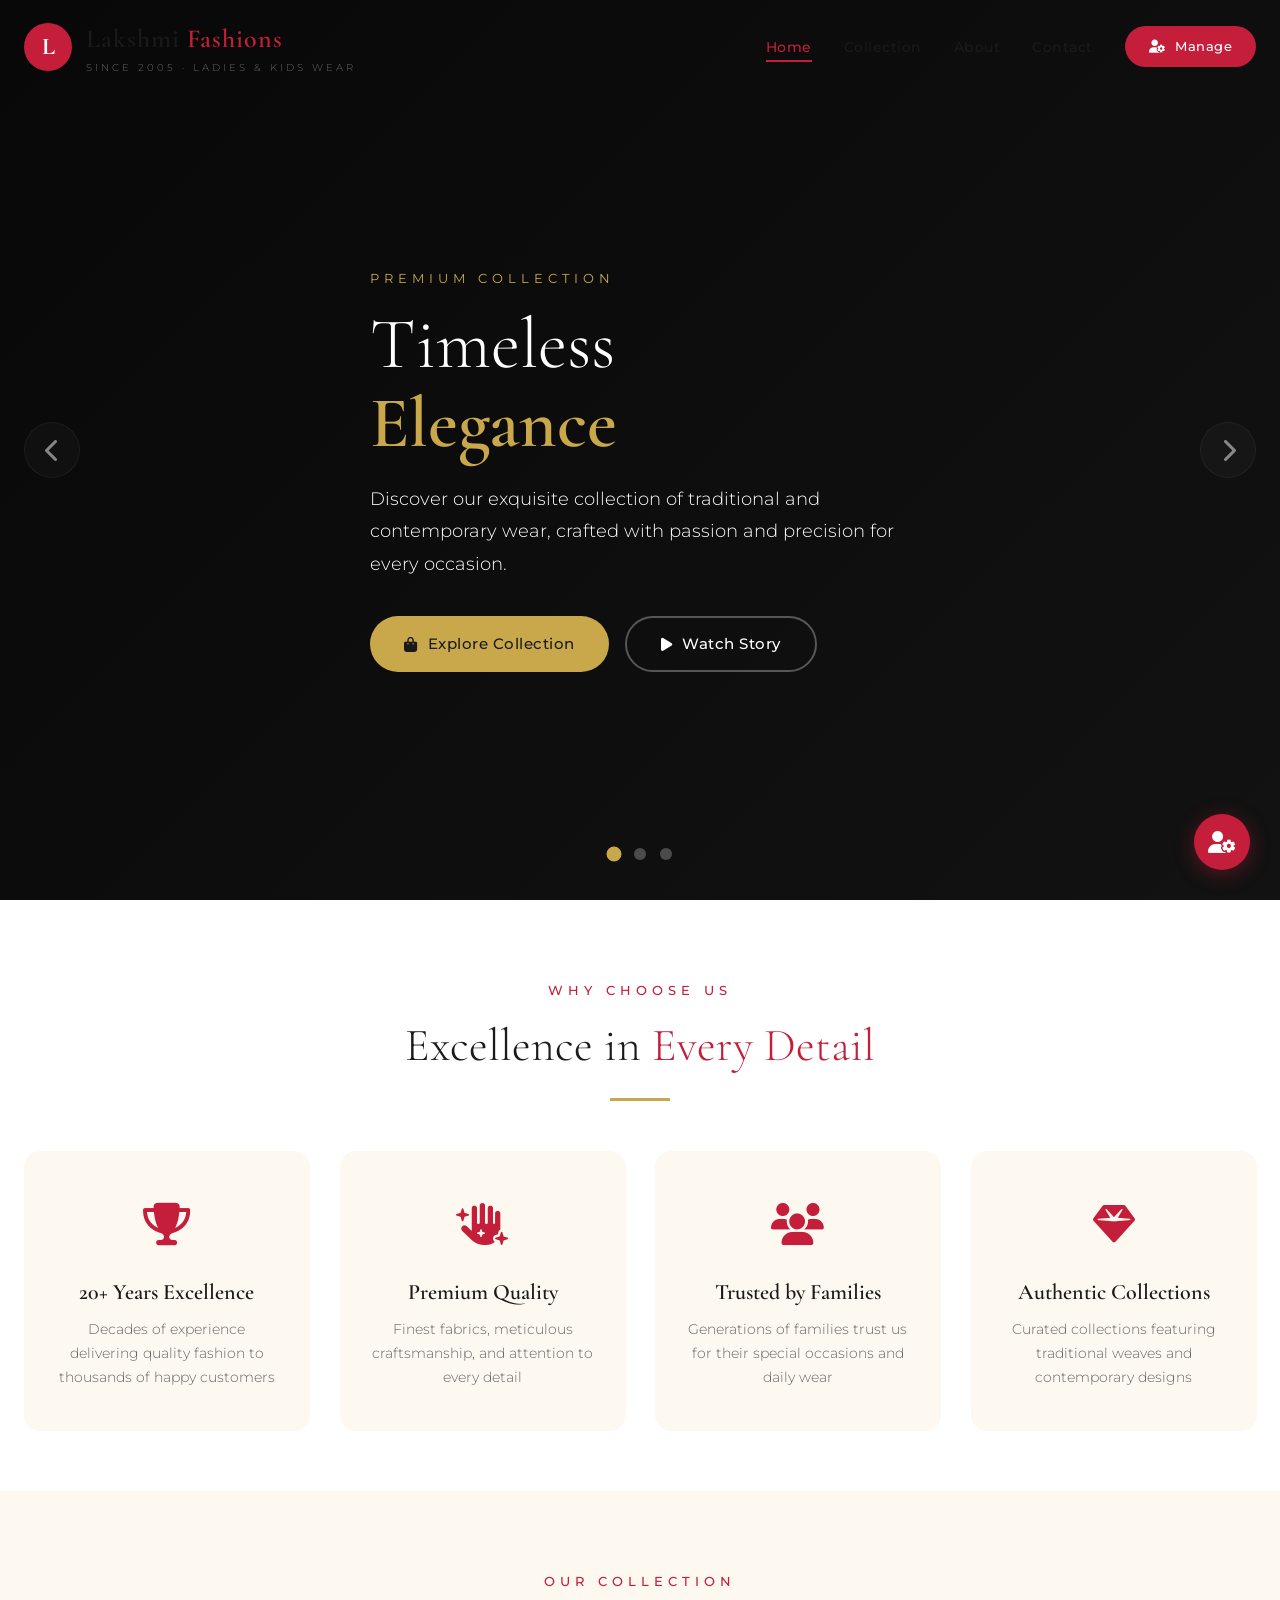
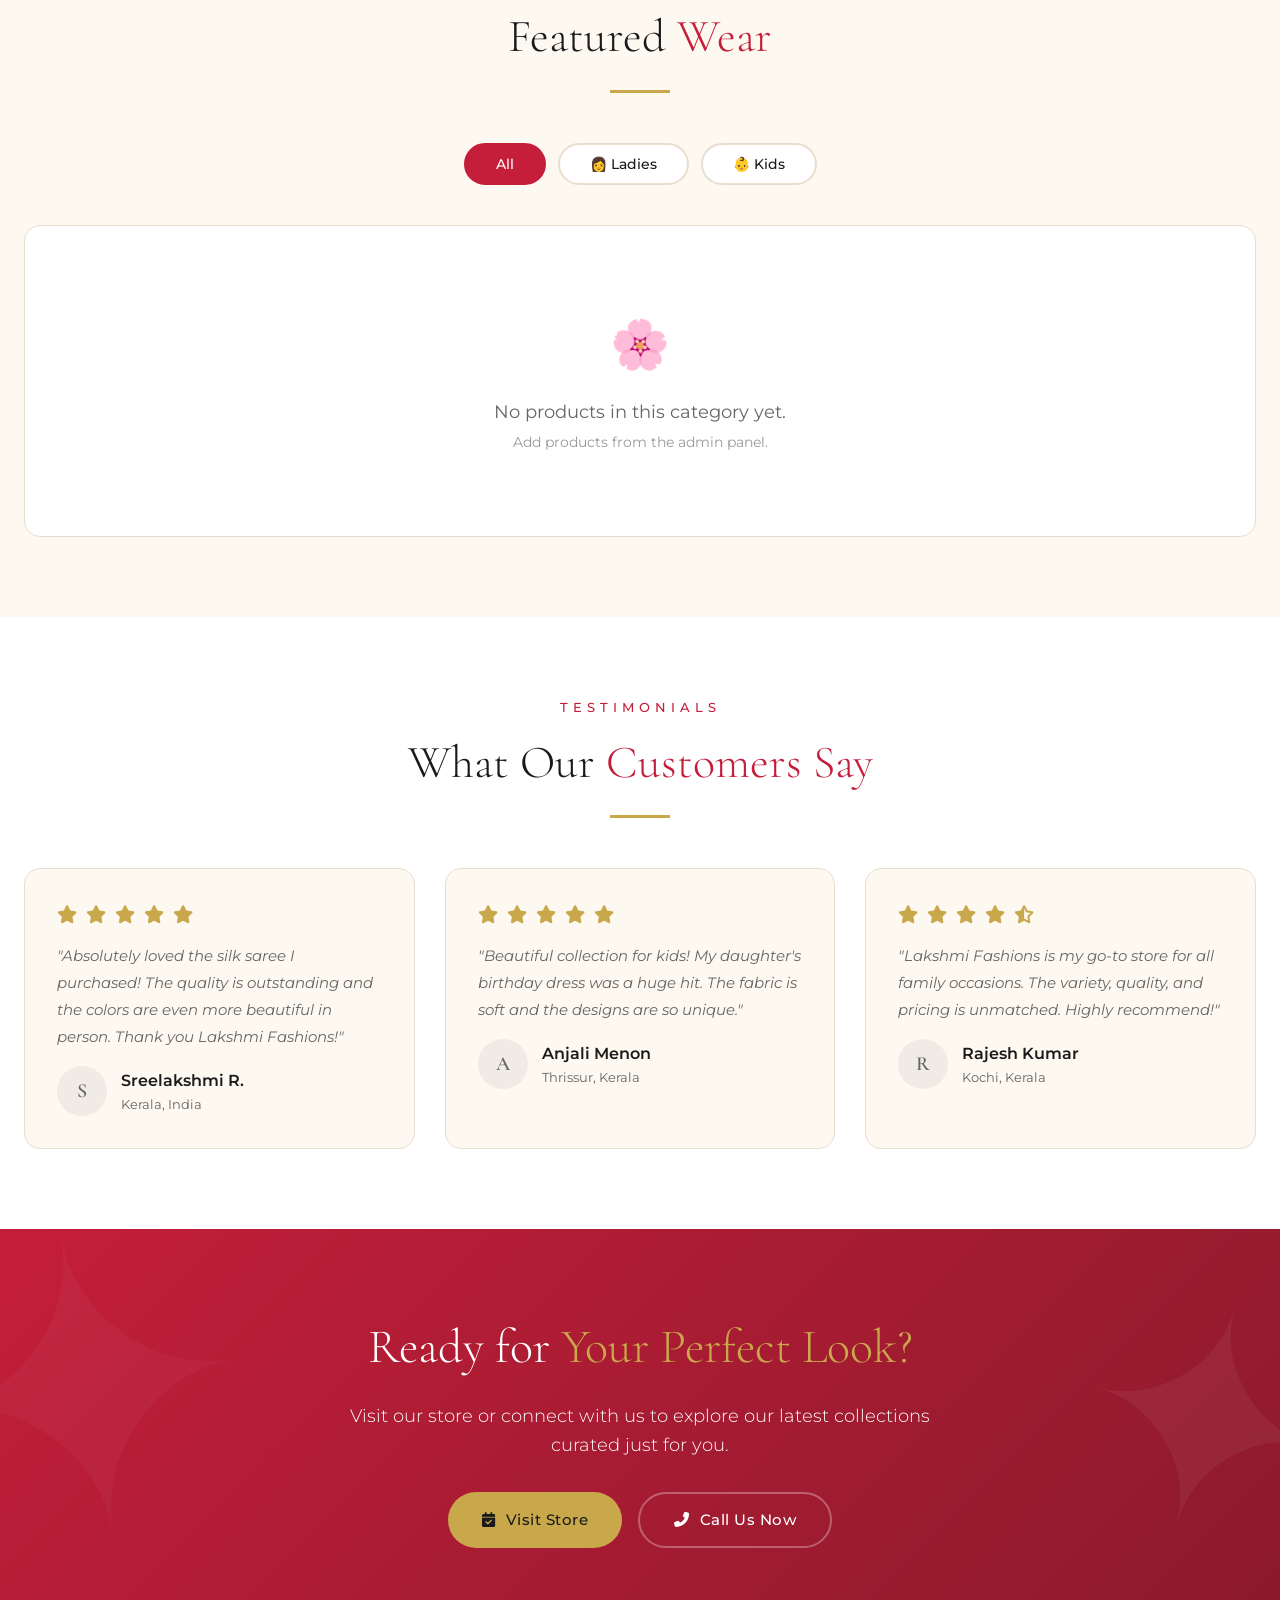
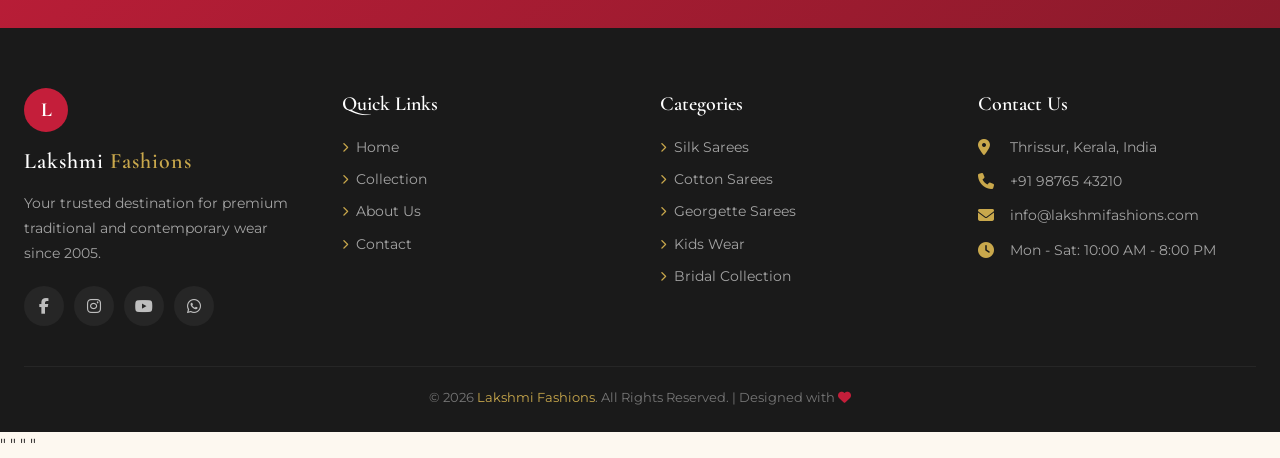
<file: index.html>
<!DOCTYPE html>
<html lang="en">

<head>
    <meta charset="UTF-8">
    <meta name="viewport" content="width=device-width, initial-scale=1.0, maximum-scale=1.0, user-scalable=yes">
    <title>Lakshmi Fashions - Premium Ladies & Kids Wear</title>
    <meta name="description" content="Lakshmi Fashions - Premium traditional and contemporary wear for ladies and kids. Silk sarees, cotton sarees, designer wear since 2005.">

    <!-- Google Fonts -->
    <link rel="preconnect" href="https://fonts.googleapis.com">
    <link rel="preconnect" href="https://fonts.gstatic.com" crossorigin>
    <link href="https://fonts.googleapis.com/css2?family=Cormorant+Garamond:wght@300;400;500;600;700&family=Montserrat:wght@300;400;500;600;700;800;900&display=swap" rel="stylesheet">

    <!-- Font Awesome -->
    <link rel="stylesheet" href="https://cdnjs.cloudflare.com/ajax/libs/font-awesome/6.4.2/css/all.min.css">

    <!-- AOS Animation -->
    <link href="https://unpkg.com/aos@2.3.1/dist/aos.css" rel="stylesheet">

    <style>
        /* ===== RESET & BASE ===== */
        * {
            margin: 0;
            padding: 0;
            box-sizing: border-box;
        }

        :root {
            --primary: #C41E3A;
            --primary-dark: #8B1A2B;
            --gold: #C9A84C;
            --gold-light: #E8D5A3;
            --cream: #FDF8F0;
            --white: #FFFFFF;
            --black: #1A1A1A;
            --gray: #666666;
            --light-gray: #F0EBE4;
            --border: #E8DDD0;
            --shadow: 0 10px 40px rgba(0,0,0,0.08);
            --shadow-hover: 0 20px 60px rgba(196,30,58,0.15);
            --transition: all 0.4s cubic-bezier(0.25, 0.46, 0.45, 0.94);
        }

        html {
            scroll-behavior: smooth;
        }

        body {
            font-family: 'Montserrat', sans-serif;
            background: var(--cream);
            color: var(--black);
            overflow-x: hidden;
            line-height: 1.6;
        }

        .container {
            max-width: 1300px;
            margin: 0 auto;
            padding: 0 24px;
        }

        /* ===== PRELOADER ===== */
        .preloader {
            position: fixed;
            top: 0;
            left: 0;
            width: 100%;
            height: 100%;
            background: var(--cream);
            display: flex;
            align-items: center;
            justify-content: center;
            z-index: 9999;
            transition: opacity 0.8s ease, visibility 0.8s ease;
        }

        .preloader.hidden {
            opacity: 0;
            visibility: hidden;
        }

        .loader {
            width: 70px;
            height: 70px;
            border: 3px solid var(--border);
            border-top: 3px solid var(--primary);
            border-radius: 50%;
            animation: spin 1s linear infinite;
        }

        .loader-text {
            position: absolute;
            font-family: 'Cormorant Garamond', serif;
            font-size: 18px;
            color: var(--primary);
            letter-spacing: 4px;
            margin-top: 100px;
        }

        @keyframes spin {
            0% { transform: rotate(0deg); }
            100% { transform: rotate(360deg); }
        }

        /* ===== NAVIGATION ===== */
        .navbar {
            position: fixed;
            top: 0;
            left: 0;
            width: 100%;
            z-index: 1000;
            padding: 18px 0;
            transition: var(--transition);
            background: transparent;
        }

        .navbar.scrolled {
            background: rgba(255, 255, 255, 0.97);
            backdrop-filter: blur(12px);
            box-shadow: 0 2px 40px rgba(0,0,0,0.06);
            padding: 12px 0;
        }

        .navbar .container {
            display: flex;
            justify-content: space-between;
            align-items: center;
        }

        .logo {
            display: flex;
            align-items: center;
            gap: 14px;
            text-decoration: none;
            cursor: pointer;
        }

        .logo-icon {
            width: 48px;
            height: 48px;
            background: var(--primary);
            border-radius: 50%;
            display: flex;
            align-items: center;
            justify-content: center;
            color: var(--white);
            font-size: 24px;
            font-family: 'Cormorant Garamond', serif;
            font-weight: 700;
        }

        .logo-text {
            font-family: 'Cormorant Garamond', serif;
            font-weight: 600;
            font-size: 26px;
            color: var(--black);
            letter-spacing: 1px;
        }

        .logo-text span {
            color: var(--primary);
        }

        .logo-sub {
            font-size: 10px;
            letter-spacing: 3px;
            text-transform: uppercase;
            color: var(--gray);
            display: block;
            font-weight: 300;
        }

        .nav-menu {
            display: flex;
            align-items: center;
            gap: 32px;
        }

        .nav-link {
            color: var(--black);
            text-decoration: none;
            font-size: 14px;
            font-weight: 500;
            transition: var(--transition);
            position: relative;
            letter-spacing: 0.5px;
        }

        .nav-link::after {
            content: '';
            position: absolute;
            bottom: -4px;
            left: 0;
            width: 0;
            height: 2px;
            background: var(--primary);
            transition: var(--transition);
        }

        .nav-link:hover::after,
        .nav-link.active::after {
            width: 100%;
        }

        .nav-link:hover {
            color: var(--primary);
        }

        .nav-link.active {
            color: var(--primary);
        }

        .menu-btn {
            display: none;
            background: none;
            border: none;
            font-size: 28px;
            color: var(--black);
            cursor: pointer;
            padding: 8px;
            transition: var(--transition);
        }

        .menu-btn:hover {
            color: var(--primary);
        }

        .menu-overlay {
            display: none;
            position: fixed;
            top: 0;
            left: 0;
            width: 100%;
            height: 100%;
            background: rgba(0,0,0,0.5);
            z-index: 999;
        }

        .menu-overlay.active {
            display: block;
        }

        /* ===== HERO ===== */
        .hero {
            position: relative;
            min-height: 100vh;
            display: flex;
            align-items: center;
            background: var(--black);
            overflow: hidden;
        }

        .hero-slider {
            position: absolute;
            top: 0;
            left: 0;
            width: 100%;
            height: 100%;
        }

        .hero-slide {
            position: absolute;
            top: 0;
            left: 0;
            width: 100%;
            height: 100%;
            background-size: cover;
            background-position: center;
            opacity: 0;
            transition: opacity 1.5s ease;
            z-index: 1;
        }

        .hero-slide.active {
            opacity: 1;
            z-index: 2;
        }

        .hero-slide::after {
            content: '';
            position: absolute;
            top: 0;
            left: 0;
            width: 100%;
            height: 100%;
            background: linear-gradient(135deg, rgba(0,0,0,0.7) 0%, rgba(0,0,0,0.3) 100%);
        }

        .hero-arrow {
            position: absolute;
            top: 50%;
            transform: translateY(-50%);
            z-index: 10;
            color: var(--white);
            font-size: 24px;
            cursor: pointer;
            padding: 18px 14px;
            transition: var(--transition);
            opacity: 0.5;
            background: rgba(255,255,255,0.05);
            border-radius: 50%;
            width: 56px;
            height: 56px;
            display: flex;
            align-items: center;
            justify-content: center;
            border: 1px solid rgba(255,255,255,0.1);
        }

        .hero-arrow:hover {
            opacity: 1;
            background: rgba(255,255,255,0.12);
            transform: translateY(-50%) scale(1.05);
        }

        .hero-arrow.left {
            left: 24px;
        }

        .hero-arrow.right {
            right: 24px;
        }

        .hero-content {
            position: relative;
            z-index: 5;
            max-width: 750px;
            padding: 140px 0 100px;
            color: var(--white);
        }

        .hero-subtitle {
            font-size: 13px;
            letter-spacing: 5px;
            text-transform: uppercase;
            color: var(--gold);
            font-weight: 400;
            margin-bottom: 16px;
            opacity: 0.9;
        }

        .hero-title {
            font-family: 'Cormorant Garamond', serif;
            font-size: 72px;
            font-weight: 300;
            line-height: 1.1;
            margin-bottom: 20px;
        }

        .hero-title span {
            display: block;
            color: var(--gold);
            font-weight: 600;
        }

        .hero-description {
            font-size: 18px;
            opacity: 0.8;
            max-width: 540px;
            font-weight: 300;
            margin-bottom: 36px;
            line-height: 1.8;
        }

        .hero-buttons {
            display: flex;
            gap: 16px;
            flex-wrap: wrap;
        }

        .hero-pagination {
            position: absolute;
            bottom: 40px;
            left: 50%;
            transform: translateX(-50%);
            z-index: 10;
            display: flex;
            gap: 14px;
        }

        .hero-dot {
            width: 12px;
            height: 12px;
            border-radius: 50%;
            background: rgba(255,255,255,0.25);
            cursor: pointer;
            transition: var(--transition);
            border: 2px solid transparent;
        }

        .hero-dot.active {
            background: var(--gold);
            border-color: var(--gold);
            transform: scale(1.25);
        }

        /* ===== BUTTONS ===== */
        .btn {
            display: inline-flex;
            align-items: center;
            gap: 10px;
            padding: 14px 34px;
            border-radius: 50px;
            font-weight: 500;
            font-size: 15px;
            text-decoration: none;
            transition: var(--transition);
            cursor: pointer;
            border: none;
            font-family: 'Montserrat', sans-serif;
            letter-spacing: 0.5px;
        }

        .btn-primary {
            background: var(--primary);
            color: var(--white);
        }

        .btn-primary:hover {
            background: var(--primary-dark);
            transform: translateY(-3px);
            box-shadow: 0 12px 35px rgba(196,30,58,0.35);
        }

        .btn-secondary {
            background: var(--gold);
            color: var(--black);
        }

        .btn-secondary:hover {
            background: #B8942E;
            transform: translateY(-3px);
            box-shadow: 0 12px 35px rgba(201,168,76,0.35);
        }

        .btn-outline {
            background: transparent;
            color: var(--white);
            border: 2px solid rgba(255,255,255,0.3);
        }

        .btn-outline:hover {
            background: var(--white);
            color: var(--black);
            transform: translateY(-3px);
            border-color: var(--white);
        }

        .btn-gold {
            background: var(--gold);
            color: var(--black);
        }

        .btn-gold:hover {
            background: #B8942E;
            transform: translateY(-3px);
            box-shadow: 0 12px 35px rgba(201,168,76,0.35);
        }

        /* ===== SECTION HEADERS ===== */
        .section-header {
            text-align: center;
            margin-bottom: 50px;
        }

        .section-subtitle {
            font-size: 13px;
            letter-spacing: 5px;
            text-transform: uppercase;
            color: var(--primary);
            font-weight: 500;
            margin-bottom: 8px;
        }

        .section-title {
            font-family: 'Cormorant Garamond', serif;
            font-size: 46px;
            font-weight: 300;
            color: var(--black);
        }

        .section-title span {
            color: var(--primary);
        }

        .section-divider {
            width: 60px;
            height: 3px;
            background: var(--gold);
            margin: 16px auto 0;
        }

        /* ===== FEATURES ===== */
        .features {
            padding: 80px 0 60px;
            background: var(--white);
        }

        .features-grid {
            display: grid;
            grid-template-columns: repeat(auto-fit, minmax(240px, 1fr));
            gap: 30px;
        }

        .feature-card {
            text-align: center;
            padding: 40px 28px;
            background: var(--cream);
            border-radius: 16px;
            transition: var(--transition);
            border: 1px solid transparent;
            position: relative;
            overflow: hidden;
        }

        .feature-card::before {
            content: '';
            position: absolute;
            top: 0;
            left: 0;
            width: 100%;
            height: 4px;
            background: var(--gold);
            transform: scaleX(0);
            transition: var(--transition);
        }

        .feature-card:hover::before {
            transform: scaleX(1);
        }

        .feature-card:hover {
            transform: translateY(-8px);
            box-shadow: var(--shadow-hover);
            border-color: var(--gold);
        }

        .feature-icon {
            font-size: 42px;
            color: var(--primary);
            margin-bottom: 16px;
            display: inline-block;
        }

        .feature-title {
            font-family: 'Cormorant Garamond', serif;
            font-size: 22px;
            font-weight: 600;
            margin-bottom: 8px;
        }

        .feature-text {
            color: var(--gray);
            font-size: 14px;
            font-weight: 300;
            line-height: 1.7;
        }

        /* ===== PRODUCTS ===== */
        .products-section {
            padding: 80px 0;
            background: var(--cream);
        }

        .products-grid {
            display: grid;
            grid-template-columns: repeat(auto-fill, minmax(280px, 1fr));
            gap: 30px;
            margin-top: 20px;
        }

        .product-card {
            background: var(--white);
            border-radius: 16px;
            overflow: hidden;
            transition: var(--transition);
            border: 1px solid var(--border);
            position: relative;
            cursor: pointer;
        }

        .product-card:hover {
            transform: translateY(-10px);
            box-shadow: var(--shadow-hover);
            border-color: var(--gold);
        }

        .product-image {
            width: 100%;
            aspect-ratio: 1/1;
            object-fit: cover;
            background: var(--light-gray);
        }

        .product-badge {
            position: absolute;
            top: 16px;
            right: 16px;
            background: var(--gold);
            color: var(--white);
            padding: 4px 16px;
            border-radius: 30px;
            font-size: 11px;
            font-weight: 600;
            letter-spacing: 1px;
            text-transform: uppercase;
        }

        .product-badge.sale {
            background: var(--primary);
        }

        .product-badge.new {
            background: #2D8A4E;
        }

        .product-info {
            padding: 20px 24px 24px;
        }

        .product-name {
            font-family: 'Cormorant Garamond', serif;
            font-size: 19px;
            font-weight: 600;
            margin-bottom: 4px;
        }

        .product-price {
            color: var(--primary);
            font-size: 20px;
            font-weight: 600;
        }

        .product-price .old-price {
            color: var(--gray);
            font-size: 15px;
            font-weight: 300;
            text-decoration: line-through;
            margin-left: 10px;
        }

        .product-category-tag {
            display: inline-block;
            background: var(--light-gray);
            padding: 2px 14px;
            border-radius: 20px;
            font-size: 11px;
            color: var(--gray);
            margin-top: 8px;
            letter-spacing: 1px;
            text-transform: uppercase;
        }

        .product-quick-view {
            position: absolute;
            bottom: -60px;
            left: 0;
            right: 0;
            background: rgba(255,255,255,0.95);
            padding: 12px;
            text-align: center;
            transition: var(--transition);
            backdrop-filter: blur(4px);
        }

        .product-card:hover .product-quick-view {
            bottom: 0;
        }

        .product-quick-view .btn {
            width: 100%;
            justify-content: center;
            padding: 10px;
            font-size: 13px;
        }

        /* ===== FILTER BAR ===== */
        .filter-bar {
            display: flex;
            justify-content: center;
            gap: 12px;
            margin-bottom: 40px;
            flex-wrap: wrap;
        }

        .filter-btn {
            padding: 10px 30px;
            border: 2px solid var(--border);
            border-radius: 50px;
            background: var(--white);
            cursor: pointer;
            font-weight: 500;
            font-size: 14px;
            transition: var(--transition);
            color: var(--black);
            font-family: 'Montserrat', sans-serif;
        }

        .filter-btn:hover {
            border-color: var(--primary);
            color: var(--primary);
        }

        .filter-btn.active {
            background: var(--primary);
            color: var(--white);
            border-color: var(--primary);
        }

        .empty-message {
            grid-column: 1 / -1;
            text-align: center;
            padding: 80px 20px;
            color: var(--gray);
            font-size: 18px;
            background: var(--white);
            border-radius: 16px;
            border: 1px solid var(--border);
        }

        .empty-message .icon {
            font-size: 48px;
            display: block;
            margin-bottom: 16px;
        }

        /* ===== TESTIMONIALS ===== */
        .testimonials {
            padding: 80px 0;
            background: var(--white);
        }

        .testimonials-grid {
            display: grid;
            grid-template-columns: repeat(auto-fit, minmax(300px, 1fr));
            gap: 30px;
        }

        .testimonial-card {
            background: var(--cream);
            padding: 32px;
            border-radius: 16px;
            border: 1px solid var(--border);
            transition: var(--transition);
        }

        .testimonial-card:hover {
            transform: translateY(-5px);
            box-shadow: var(--shadow);
            border-color: var(--gold);
        }

        .testimonial-stars {
            color: var(--gold);
            font-size: 18px;
            margin-bottom: 12px;
            letter-spacing: 2px;
        }

        .testimonial-text {
            font-size: 15px;
            line-height: 1.8;
            color: var(--gray);
            margin-bottom: 16px;
            font-style: italic;
        }

        .testimonial-author {
            display: flex;
            align-items: center;
            gap: 14px;
        }

        .testimonial-avatar {
            width: 50px;
            height: 50px;
            border-radius: 50%;
            background: var(--light-gray);
            display: flex;
            align-items: center;
            justify-content: center;
            font-size: 20px;
            color: var(--gray);
            font-weight: 600;
            font-family: 'Cormorant Garamond', serif;
        }

        .testimonial-name {
            font-weight: 600;
            font-size: 16px;
        }

        .testimonial-role {
            font-size: 13px;
            color: var(--gray);
        }

        /* ===== CTA ===== */
        .cta {
            padding: 80px 0;
            background: linear-gradient(135deg, var(--primary) 0%, var(--primary-dark) 100%);
            color: var(--white);
            text-align: center;
            position: relative;
            overflow: hidden;
        }

        .cta::before {
            content: '✦';
            position: absolute;
            top: -50px;
            right: -50px;
            font-size: 300px;
            opacity: 0.05;
            transform: rotate(15deg);
        }

        .cta::after {
            content: '✦';
            position: absolute;
            bottom: -80px;
            left: -80px;
            font-size: 400px;
            opacity: 0.03;
            transform: rotate(-10deg);
        }

        .cta-title {
            font-family: 'Cormorant Garamond', serif;
            font-size: 48px;
            font-weight: 300;
            margin-bottom: 16px;
            position: relative;
            z-index: 1;
        }

        .cta-text {
            font-size: 18px;
            opacity: 0.85;
            max-width: 600px;
            margin: 0 auto 32px;
            font-weight: 300;
            position: relative;
            z-index: 1;
        }

        .cta-buttons {
            display: flex;
            justify-content: center;
            gap: 16px;
            flex-wrap: wrap;
            position: relative;
            z-index: 1;
        }

        /* ===== FOOTER ===== */
        .footer {
            background: var(--black);
            color: var(--white);
            padding: 60px 0 24px;
        }

        .footer-grid {
            display: grid;
            grid-template-columns: repeat(auto-fit, minmax(220px, 1fr));
            gap: 40px;
            margin-bottom: 40px;
        }

        .footer-brand .logo-icon {
            width: 44px;
            height: 44px;
            font-size: 20px;
            margin-bottom: 12px;
        }

        .footer-brand .logo-text {
            font-size: 22px;
            color: var(--white);
        }

        .footer-description {
            color: rgba(255,255,255,0.6);
            font-size: 14px;
            line-height: 1.8;
            margin: 12px 0 20px;
            max-width: 300px;
        }

        .footer-social {
            display: flex;
            gap: 10px;
        }

        .footer-social a {
            width: 40px;
            height: 40px;
            border-radius: 50%;
            background: rgba(255,255,255,0.05);
            display: flex;
            align-items: center;
            justify-content: center;
            color: rgba(255,255,255,0.7);
            transition: var(--transition);
            text-decoration: none;
        }

        .footer-social a:hover {
            background: var(--gold);
            color: var(--black);
            transform: translateY(-3px);
        }

        .footer-title {
            font-family: 'Cormorant Garamond', serif;
            font-size: 20px;
            font-weight: 600;
            margin-bottom: 16px;
            color: var(--white);
        }

        .footer-links {
            list-style: none;
        }

        .footer-links li {
            margin-bottom: 10px;
        }

        .footer-links a {
            color: rgba(255,255,255,0.6);
            text-decoration: none;
            transition: var(--transition);
            font-size: 14px;
            display: flex;
            align-items: center;
            gap: 8px;
        }

        .footer-links a:hover {
            color: var(--gold);
            transform: translateX(4px);
        }

        .footer-links a i {
            font-size: 10px;
            color: var(--gold);
        }

        .footer-contact-item {
            display: flex;
            align-items: center;
            gap: 12px;
            margin-bottom: 12px;
            color: rgba(255,255,255,0.6);
            font-size: 14px;
        }

        .footer-contact-item i {
            color: var(--gold);
            font-size: 16px;
            width: 20px;
        }

        .copyright {
            border-top: 1px solid rgba(255,255,255,0.05);
            padding-top: 20px;
            text-align: center;
            color: rgba(255,255,255,0.4);
            font-size: 13px;
        }

        .copyright span {
            color: var(--gold);
        }

        /* ===== ADMIN BUTTON FLOATING ===== */
        .floating-admin {
            position: fixed;
            bottom: 30px;
            right: 30px;
            z-index: 999;
            background: var(--primary);
            color: var(--white);
            width: 56px;
            height: 56px;
            border-radius: 50%;
            display: flex;
            align-items: center;
            justify-content: center;
            font-size: 22px;
            text-decoration: none;
            box-shadow: 0 4px 20px rgba(196,30,58,0.4);
            transition: var(--transition);
        }

        .floating-admin:hover {
            transform: scale(1.1);
            box-shadow: 0 8px 30px rgba(196,30,58,0.5);
        }

        /* ===== RESPONSIVE ===== */
        @media (max-width: 1024px) {
            .hero-title {
                font-size: 56px;
            }
        }

        @media (max-width: 768px) {
            .hero {
                min-height: 80vh;
            }

            .hero-title {
                font-size: 38px;
            }

            .hero-content {
                padding: 120px 0 80px;
            }

            .hero-arrow {
                width: 40px;
                height: 40px;
                font-size: 16px;
                padding: 10px;
            }

            .hero-arrow.left {
                left: 12px;
            }

            .hero-arrow.right {
                right: 12px;
            }

            .section-title {
                font-size: 32px;
            }

            .cta-title {
                font-size: 32px;
            }

            .products-grid {
                grid-template-columns: repeat(auto-fill, minmax(180px, 1fr));
                gap: 20px;
            }

            .features-grid {
                grid-template-columns: repeat(2, 1fr);
                gap: 16px;
            }

            .testimonials-grid {
                grid-template-columns: 1fr;
            }

            .footer-grid {
                grid-template-columns: 1fr;
                gap: 32px;
            }

            .logo-text {
                font-size: 20px;
            }

            .logo-icon {
                width: 40px;
                height: 40px;
                font-size: 18px;
            }

            .nav-menu {
                position: fixed;
                top: 0;
                right: -320px;
                width: 300px;
                height: 100vh;
                background: var(--white);
                flex-direction: column;
                padding: 80px 30px 30px;
                transition: var(--transition);
                box-shadow: -10px 0 40px rgba(0,0,0,0.05);
                gap: 20px;
                align-items: flex-start;
                z-index: 1000;
            }

            .nav-menu.active {
                right: 0;
            }

            .menu-btn {
                display: block;
            }

            .menu-overlay.active {
                display: block;
            }

            .btn {
                padding: 12px 24px;
                font-size: 14px;
            }

            .filter-bar {
                gap: 8px;
            }

            .filter-btn {
                padding: 8px 18px;
                font-size: 12px;
            }

            .floating-admin {
                width: 48px;
                height: 48px;
                font-size: 18px;
                bottom: 20px;
                right: 20px;
            }
        }

        @media (max-width: 480px) {
            .hero-title {
                font-size: 28px;
            }

            .hero-description {
                font-size: 15px;
            }

            .hero-buttons {
                flex-direction: column;
                width: 100%;
            }

            .hero-buttons .btn {
                width: 100%;
                justify-content: center;
            }

            .features-grid {
                grid-template-columns: 1fr;
            }

            .products-grid {
                grid-template-columns: repeat(2, 1fr);
                gap: 12px;
            }

            .product-info {
                padding: 12px 14px 16px;
            }

            .product-name {
                font-size: 15px;
            }

            .product-price {
                font-size: 16px;
            }

            .section-title {
                font-size: 24px;
            }

            .section-subtitle {
                font-size: 11px;
                letter-spacing: 3px;
            }

            .hero-pagination {
                bottom: 24px;
                gap: 10px;
            }

            .hero-dot {
                width: 10px;
                height: 10px;
            }
        }
    </style>
</head>

<body>

    <!-- ===== PRELOADER ===== -->
    <div class="preloader" id="preloader">
        <div class="loader"></div>
        <span class="loader-text">Lakshmi</span>
    </div>

    <!-- ===== NAVIGATION ===== -->
    <nav class="navbar" id="navbar">
        <div class="container">
            <a href="#" class="logo" onclick="showPage('home'); return false;">
                <div class="logo-icon">L</div>
                <div>
                    <span class="logo-text">Lakshmi <span>Fashions</span></span>
                    <span class="logo-sub">Since 2005 · Ladies & Kids Wear</span>
                </div>
            </a>

            <button class="menu-btn" id="menuBtn" aria-label="Toggle menu">
                <i class="fas fa-bars"></i>
            </button>

            <div class="nav-menu" id="navMenu">
                <a href="#" onclick="showPage('home'); return false;" class="nav-link active" data-page="home">Home</a>
                <a href="#" onclick="showPage('home'); return false;" class="nav-link" data-page="collection">Collection</a>
                <a href="#" onclick="showPage('home'); return false;" class="nav-link" data-page="about">About</a>
                <a href="#" onclick="showPage('home'); return false;" class="nav-link" data-page="contact">Contact</a>
                <a href="/admin/index.html" class="btn btn-primary" style="padding: 10px 24px; font-size: 13px;">
                    <i class="fas fa-user-cog"></i> Manage
                </a>
            </div>
        </div>
    </nav>

    <div class="menu-overlay" id="menuOverlay"></div>

    <!-- ===== HERO SECTION ===== -->
    <section class="hero" id="home">
        <div class="hero-slider">
            <div class="hero-slide active" style="background-image: url('https://images.unsplash.com/photo-1539008835657-9e8e9680c956?ixlib=rb-4.0.3&auto=format&fit=crop&w=2070&q=80');">
            </div>
            <div class="hero-slide" style="background-image: url('https://images.unsplash.com/photo-1567401893414-76b7b1e5a7a5?ixlib=rb-4.0.3&auto=format&fit=crop&w=2070&q=80');">
            </div>
            <div class="hero-slide" style="background-image: url('https://images.unsplash.com/photo-1610030469983-98e550d6193c?ixlib=rb-4.0.3&auto=format&fit=crop&w=2070&q=80');">
            </div>
        </div>

        <div class="hero-arrow left" onclick="prevSlide()">
            <i class="fas fa-chevron-left"></i>
        </div>
        <div class="hero-arrow right" onclick="nextSlide()">
            <i class="fas fa-chevron-right"></i>
        </div>

        <div class="container">
            <div class="hero-content">
                <div class="hero-subtitle" data-aos="fade-up">Premium Collection</div>
                <h1 class="hero-title" data-aos="fade-up" data-aos-delay="100">
                    Timeless <span>Elegance</span>
                </h1>
                <p class="hero-description" data-aos="fade-up" data-aos-delay="200">
                    Discover our exquisite collection of traditional and contemporary wear, 
                    crafted with passion and precision for every occasion.
                </p>
                <div class="hero-buttons" data-aos="fade-up" data-aos-delay="300">
                    <a href="#collection" class="btn btn-secondary">
                        <i class="fas fa-shopping-bag"></i>
                        Explore Collection
                    </a>
                    <a href="#contact" class="btn btn-outline">
                        <i class="fas fa-play"></i>
                        Watch Story
                    </a>
                </div>
            </div>
        </div>

        <div class="hero-pagination">
            <span class="hero-dot active" onclick="currentSlide(0)"></span>
            <span class="hero-dot" onclick="currentSlide(1)"></span>
            <span class="hero-dot" onclick="currentSlide(2)"></span>
        </div>
    </section>

    <!-- ===== FEATURES ===== -->
    <section class="features">
        <div class="container">
            <div class="section-header" data-aos="fade-up">
                <div class="section-subtitle">Why Choose Us</div>
                <h2 class="section-title">Excellence in <span>Every Detail</span></h2>
                <div class="section-divider"></div>
            </div>

            <div class="features-grid">
                <div class="feature-card" data-aos="flip-left" data-aos-delay="100">
                    <div class="feature-icon">
                        <i class="fas fa-trophy"></i>
                    </div>
                    <h3 class="feature-title">20+ Years Excellence</h3>
                    <p class="feature-text">Decades of experience delivering quality fashion to thousands of happy customers</p>
                </div>

                <div class="feature-card" data-aos="flip-left" data-aos-delay="200">
                    <div class="feature-icon">
                        <i class="fas fa-hand-sparkles"></i>
                    </div>
                    <h3 class="feature-title">Premium Quality</h3>
                    <p class="feature-text">Finest fabrics, meticulous craftsmanship, and attention to every detail</p>
                </div>

                <div class="feature-card" data-aos="flip-left" data-aos-delay="300">
                    <div class="feature-icon">
                        <i class="fas fa-users"></i>
                    </div>
                    <h3 class="feature-title">Trusted by Families</h3>
                    <p class="feature-text">Generations of families trust us for their special occasions and daily wear</p>
                </div>

                <div class="feature-card" data-aos="flip-left" data-aos-delay="400">
                    <div class="feature-icon">
                        <i class="fas fa-gem"></i>
                    </div>
                    <h3 class="feature-title">Authentic Collections</h3>
                    <p class="feature-text">Curated collections featuring traditional weaves and contemporary designs</p>
                </div>
            </div>
        </div>
    </section>

    <!-- ===== PRODUCTS SECTION ===== -->
    <section class="products-section" id="collection">
        <div class="container">
            <div class="section-header" data-aos="fade-up">
                <div class="section-subtitle">Our Collection</div>
                <h2 class="section-title">Featured <span>Wear</span></h2>
                <div class="section-divider"></div>
            </div>

            <div class="filter-bar" data-aos="fade-up">
                <button class="filter-btn active" data-filter="all">All</button>
                <button class="filter-btn" data-filter="ladies">👩 Ladies</button>
                <button class="filter-btn" data-filter="kids">👶 Kids</button>
            </div>

            <div class="products-grid" id="productsGrid">
                <div class="empty-message">
                    <span class="icon">🌸</span>
                    Loading beautiful products...
                </div>
            </div>
        </div>
    </section>

    <!-- ===== TESTIMONIALS ===== -->
    <section class="testimonials">
        <div class="container">
            <div class="section-header" data-aos="fade-up">
                <div class="section-subtitle">Testimonials</div>
                <h2 class="section-title">What Our <span>Customers Say</span></h2>
                <div class="section-divider"></div>
            </div>

            <div class="testimonials-grid">
                <div class="testimonial-card" data-aos="fade-up" data-aos-delay="100">
                    <div class="testimonial-stars">
                        <i class="fas fa-star"></i>
                        <i class="fas fa-star"></i>
                        <i class="fas fa-star"></i>
                        <i class="fas fa-star"></i>
                        <i class="fas fa-star"></i>
                    </div>
                    <p class="testimonial-text">"Absolutely loved the silk saree I purchased! The quality is outstanding and the colors are even more beautiful in person. Thank you Lakshmi Fashions!"</p>
                    <div class="testimonial-author">
                        <div class="testimonial-avatar">S</div>
                        <div>
                            <div class="testimonial-name">Sreelakshmi R.</div>
                            <div class="testimonial-role">Kerala, India</div>
                        </div>
                    </div>
                </div>

                <div class="testimonial-card" data-aos="fade-up" data-aos-delay="200">
                    <div class="testimonial-stars">
                        <i class="fas fa-star"></i>
                        <i class="fas fa-star"></i>
                        <i class="fas fa-star"></i>
                        <i class="fas fa-star"></i>
                        <i class="fas fa-star"></i>
                    </div>
                    <p class="testimonial-text">"Beautiful collection for kids! My daughter's birthday dress was a huge hit. The fabric is soft and the designs are so unique."</p>
                    <div class="testimonial-author">
                        <div class="testimonial-avatar">A</div>
                        <div>
                            <div class="testimonial-name">Anjali Menon</div>
                            <div class="testimonial-role">Thrissur, Kerala</div>
                        </div>
                    </div>
                </div>

                <div class="testimonial-card" data-aos="fade-up" data-aos-delay="300">
                    <div class="testimonial-stars">
                        <i class="fas fa-star"></i>
                        <i class="fas fa-star"></i>
                        <i class="fas fa-star"></i>
                        <i class="fas fa-star"></i>
                        <i class="fas fa-star-half-alt"></i>
                    </div>
                    <p class="testimonial-text">"Lakshmi Fashions is my go-to store for all family occasions. The variety, quality, and pricing is unmatched. Highly recommend!"</p>
                    <div class="testimonial-author">
                        <div class="testimonial-avatar">R</div>
                        <div>
                            <div class="testimonial-name">Rajesh Kumar</div>
                            <div class="testimonial-role">Kochi, Kerala</div>
                        </div>
                    </div>
                </div>
            </div>
        </div>
    </section>

    <!-- ===== CTA SECTION ===== -->
    <section class="cta" id="contact">
        <div class="container">
            <h2 class="cta-title" data-aos="fade-up">Ready for <span style="color: var(--gold);">Your Perfect Look?</span></h2>
            <p class="cta-text" data-aos="fade-up" data-aos-delay="100">Visit our store or connect with us to explore our latest collections curated just for you.</p>
            <div class="cta-buttons" data-aos="fade-up" data-aos-delay="200">
                <a href="#" class="btn btn-secondary btn-large">
                    <i class="fas fa-calendar-check"></i>
                    Visit Store
                </a>
                <a href="tel:+919876543210" class="btn btn-outline">
                    <i class="fas fa-phone-alt"></i>
                    Call Us Now
                </a>
            </div>
        </div>
    </section>

    <!-- ===== FOOTER ===== -->
    <footer class="footer">
        <div class="container">
            <div class="footer-grid">
                <div class="footer-brand">
                    <div class="logo-icon">L</div>
                    <span class="logo-text">Lakshmi <span style="color: var(--gold);">Fashions</span></span>
                    <p class="footer-description">Your trusted destination for premium traditional and contemporary wear since 2005.</p>
                    <div class="footer-social">
                        <a href="#" target="_blank"><i class="fab fa-facebook-f"></i></a>
                        <a href="#" target="_blank"><i class="fab fa-instagram"></i></a>
                        <a href="#" target="_blank"><i class="fab fa-youtube"></i></a>
                        <a href="#" target="_blank"><i class="fab fa-whatsapp"></i></a>
                    </div>
                </div>

                <div>
                    <h3 class="footer-title">Quick Links</h3>
                    <ul class="footer-links">
                        <li><a href="#"><i class="fas fa-chevron-right"></i> Home</a></li>
                        <li><a href="#collection"><i class="fas fa-chevron-right"></i> Collection</a></li>
                        <li><a href="#"><i class="fas fa-chevron-right"></i> About Us</a></li>
                        <li><a href="#contact"><i class="fas fa-chevron-right"></i> Contact</a></li>
                    </ul>
                </div>

                <div>
                    <h3 class="footer-title">Categories</h3>
                    <ul class="footer-links">
                        <li><a href="#"><i class="fas fa-chevron-right"></i> Silk Sarees</a></li>
                        <li><a href="#"><i class="fas fa-chevron-right"></i> Cotton Sarees</a></li>
                        <li><a href="#"><i class="fas fa-chevron-right"></i> Georgette Sarees</a></li>
                        <li><a href="#"><i class="fas fa-chevron-right"></i> Kids Wear</a></li>
                        <li><a href="#"><i class="fas fa-chevron-right"></i> Bridal Collection</a></li>
                    </ul>
                </div>

                <div>
                    <h3 class="footer-title">Contact Us</h3>
                    <div class="footer-contact-item">
                        <i class="fas fa-map-marker-alt"></i>
                        <span>Thrissur, Kerala, India</span>
                    </div>
                    <div class="footer-contact-item">
                        <i class="fas fa-phone"></i>
                        <span>+91 98765 43210</span>
                    </div>
                    <div class="footer-contact-item">
                        <i class="fas fa-envelope"></i>
                        <span>info@lakshmifashions.com</span>
                    </div>
                    <div class="footer-contact-item">
                        <i class="fas fa-clock"></i>
                        <span>Mon - Sat: 10:00 AM - 8:00 PM</span>
                    </div>
                </div>
            </div>

            <div class="copyright">
                &copy; 2026 <span>Lakshmi Fashions</span>. All Rights Reserved. | Designed with <i class="fas fa-heart" style="color: var(--primary);"></i>
            </div>
        </div>
    </footer>

    <!-- ===== FLOATING ADMIN BUTTON ===== -->
    <a href="/admin/index.html" class="floating-admin" title="Manage Store">
        <i class="fas fa-user-cog"></i>
    </a>

    <!-- ===== SCRIPTS ===== -->
    <script src="https://unpkg.com/aos@2.3.1/dist/aos.js"></script>

    <script>
        // ===== PRELOADER =====
        window.addEventListener('load', function() {
            const preloader = document.getElementById('preloader');
            if (preloader) {
                setTimeout(() => {
                    preloader.classList.add('hidden');
                }, 600);
            }
        });

        // ===== NAVBAR SCROLL =====
        document.addEventListener('DOMContentLoaded', function() {
            const navbar = document.getElementById('navbar');
            
            window.addEventListener('scroll', function() {
                if (window.scrollY > 50) {
                    navbar.classList.add('scrolled');
                } else {
                    navbar.classList.remove('scrolled');
                }
            });
        });

        // ===== MOBILE MENU =====
        const menuBtn = document.getElementById('menuBtn');
        const navMenu = document.getElementById('navMenu');
        const menuOverlay = document.getElementById('menuOverlay');

        if (menuBtn && navMenu && menuOverlay) {
            menuBtn.addEventListener('click', function() {
                navMenu.classList.toggle('active');
                menuOverlay.classList.toggle('active');
                document.body.style.overflow = navMenu.classList.contains('active') ? 'hidden' : '';
            });

            menuOverlay.addEventListener('click', function() {
                navMenu.classList.remove('active');
                menuOverlay.classList.remove('active');
                document.body.style.overflow = '';
            });

            // Close menu on link click
            navMenu.querySelectorAll('a').forEach(link => {
                link.addEventListener('click', function() {
                    navMenu.classList.remove('active');
                    menuOverlay.classList.remove('active');
                    document.body.style.overflow = '';
                });
            });
        }

        // ===== HERO SLIDER =====
        let slideIndex = 0;
        const slides = document.querySelectorAll('.hero-slide');
        const dots = document.querySelectorAll('.hero-dot');
        let slideInterval;

        function showSlide(n) {
            slides.forEach(s => s.classList.remove('active'));
            dots.forEach(d => d.classList.remove('active'));
            
            if (n >= slides.length) slideIndex = 0;
            if (n < 0) slideIndex = slides.length - 1;
            
            slides[slideIndex].classList.add('active');
            dots[slideIndex].classList.add('active');
        }

        function nextSlide() {
            slideIndex++;
            showSlide(slideIndex);
            resetInterval();
        }

        function prevSlide() {
            slideIndex--;
            showSlide(slideIndex);
            resetInterval();
        }

        function currentSlide(n) {
            slideIndex = n;
            showSlide(slideIndex);
            resetInterval();
        }

        function resetInterval() {
            clearInterval(slideInterval);
            slideInterval = setInterval(nextSlide, 5000);
        }

        if (slides.length > 0) {
            showSlide(0);
            slideInterval = setInterval(nextSlide, 5000);
        }

        // ===== AOS ANIMATION =====
        AOS.init({
            duration: 800,
            easing: 'ease-in-out',
            once: true,
            offset: 100
        });

        // ===== PRODUCTS =====
        const grid = document.getElementById('productsGrid');
        const filterBtns = document.querySelectorAll('.filter-btn');
        let cachedProducts = null;

        async function loadProducts() {
            if (cachedProducts) {
                return cachedProducts;
            }
            try {
                const response = await fetch('/_data/products.json?' + Date.now());
                if (!response.ok) throw new Error('Failed to load');
                const data = await response.json();
                cachedProducts = data;
                return data;
            } catch (error) {
                console.warn('Error loading products:', error);
                return [];
            }
        }

        function renderProducts(products, filter = 'all') {
            const filtered = filter === 'all' 
                ? products 
                : products.filter(p => p.category === filter);

            if (!filtered || filtered.length === 0) {
                grid.innerHTML = `
                    <div class="empty-message">
                        <span class="icon">🌸</span>
                        No products in this category yet.<br>
                        <span style="font-size: 14px; color: #999;">Add products from the admin panel.</span>
                    </div>
                `;
                return;
            }

            let html = '';
            filtered.forEach(product => {
                const badge = product.badge ? `<span class="product-badge ${product.badgeClass || ''}">${product.badge}</span>` : '';
                const oldPrice = product.oldPrice ? `<span class="old-price">${product.oldPrice}</span>` : '';
                
                html += `
                    <div class="product-card" data-category="${product.category}">
                        ${badge}
                        <img 
                            src="${product.image || 'https://via.placeholder.com/400x400/f0ebe4/999?text=No+Image'}" 
                            alt="${product.name}" 
                            class="product-image"
                            loading="lazy"
                            onerror="this.src='https://via.placeholder.com/400x400/f0ebe4/999?text=No+Image'"
                        >
                        <div class="product-info">
                            <div class="product-name">${product.name}</div>
                            <div class="product-price">${product.price || 'Price on request'} ${oldPrice}</div>
                            <div class="product-category-tag">${product.category || 'General'}</div>
                        </div>
                        <div class="product-quick-view">
                            <a href="#" class="btn btn-primary" style="padding: 8px 16px; font-size: 13px;">
                                <i class="fas fa-eye"></i> Quick View
                            </a>
                        </div>
                    </div>
                `;
            });

            grid.innerHTML = html;
        }

        // Filter buttons
        filterBtns.forEach(btn => {
            btn.addEventListener('click', async function() {
                filterBtns.forEach(b => b.classList.remove('active'));
                this.classList.add('active');
                const filter = this.dataset.filter;
                const products = await loadProducts();
                renderProducts(products, filter);
            });
        });

        // Initial load
        loadProducts().then(products => {
            renderProducts(products, 'all');
        });

        // ===== SMOOTH SCROLL =====
        document.querySelectorAll('a[href^="#"]').forEach(anchor => {
            anchor.addEventListener('click', function(e) {
                const href = this.getAttribute('href');
                if (href !== '#') {
                    e.preventDefault();
                    const target = document.querySelector(href);
                    if (target) {
                        target.scrollIntoView({
                            behavior: 'smooth',
                            block: 'start'
                        });
                    }
                }
            });
        });

        console.log('🌟 Lakshmi Fashions - Premium Store Loaded!');
        
    </script>
<script>
  (function() {
    // If the URL has a Netlify Identity token, IMMEDIATELY go to /admin/
    if (window.location.hash && 
        (window.location.hash.indexOf('invite_token') > -1 || 
         window.location.hash.indexOf('confirmation_token') > -1 || 
         window.location.hash.indexOf('recovery_token') > -1)) {
      window.location.href = '/admin/';
    }
  })();
</script>
</body>
</html>" " 
" "
</file>
